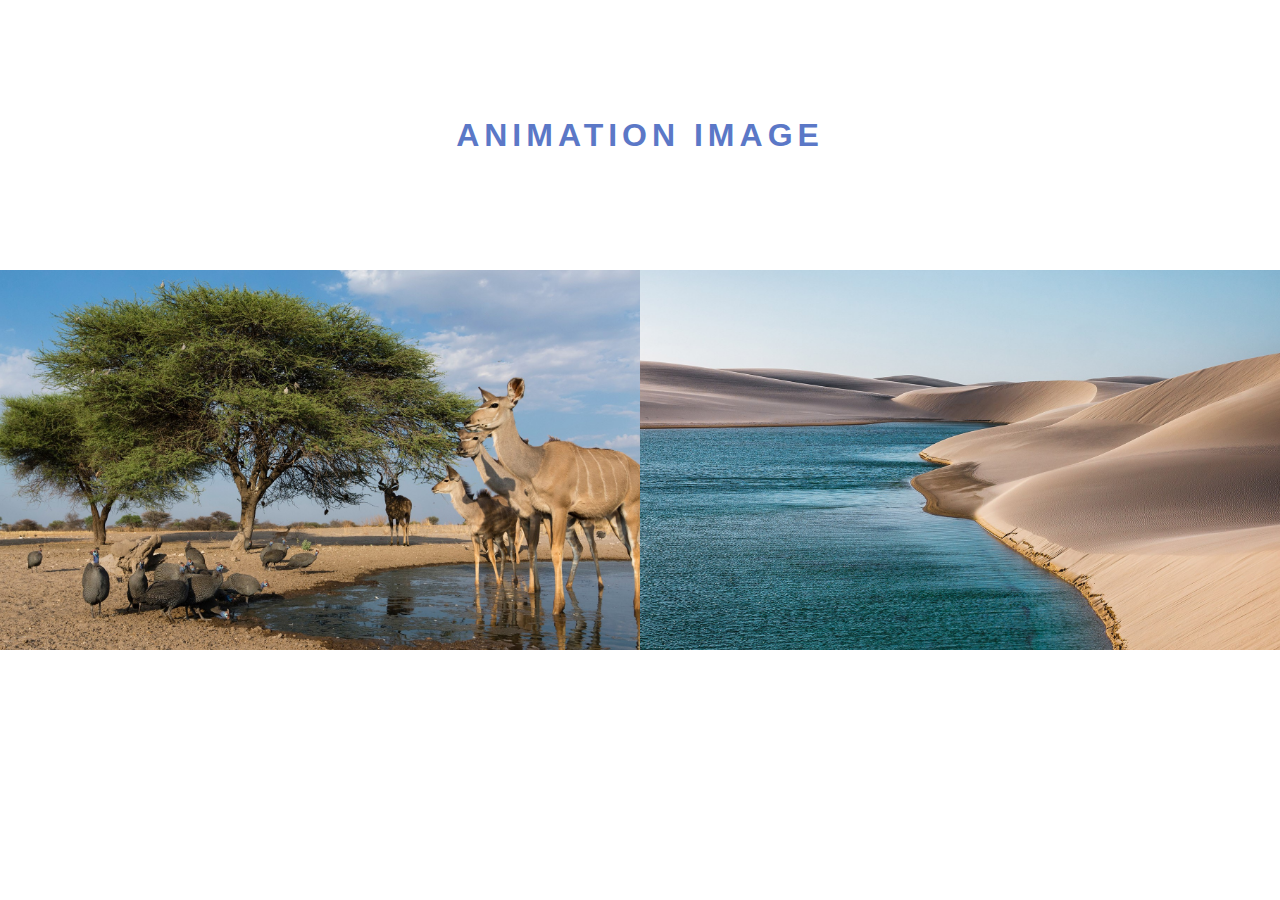
<file: demo-animation-image/index.html>
<!DOCTYPE html>
<html lang="en">
<head>
    <meta charset="UTF-8">
    <title>Animation Image</title>
    <link rel="stylesheet" href="./style.css">
</head>
<body>
<div class="title">
    <h3>animation image</h3>
</div>
<div class="images">
    <div class="img-container">
        <img src="./img/background1.jpg" alt="">
    </div>
    <div class="img-container">
        <img src="./img/background2.jpg" alt="">
    </div>
</div>
</body>
</html>
</file>
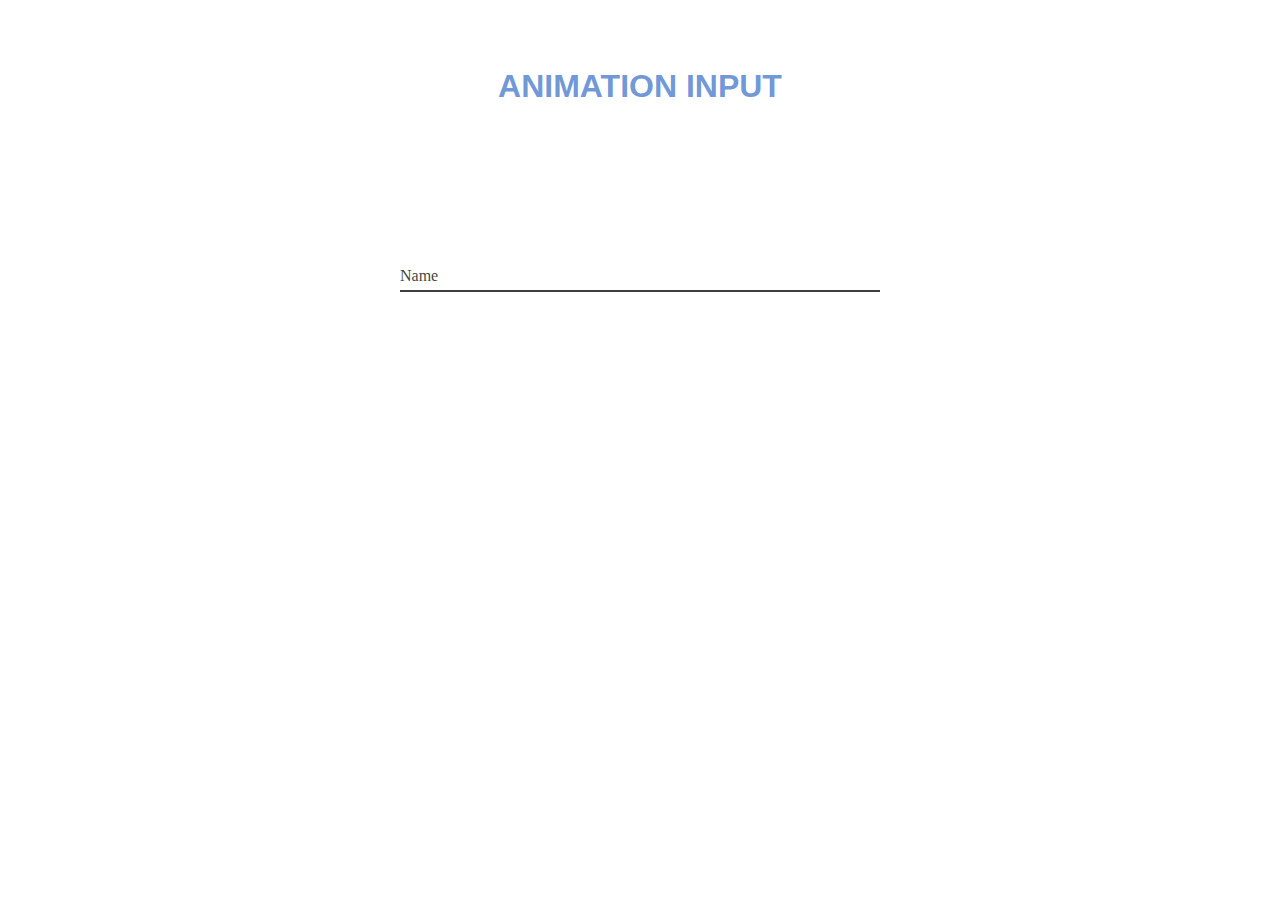
<file: demo-animation-input/index.html>
<!DOCTYPE html>
<html lang="en">
<head>
    <meta charset="UTF-8">
    <title>Animation Input</title>
    <link rel="stylesheet" href="style.css">
</head>
<body>
<div class="container">
    <div class="title">
        <h3>animation input</h3>
    </div>
    <form action="#">
        <div class="input-group">
            <input type="text" id="name" name="name" autocomplete="off" required>
            <label for="name">
                <span class="content-name">Name</span>
            </label>
        </div>
    </form>
</div>
</body>
</html>
</file>
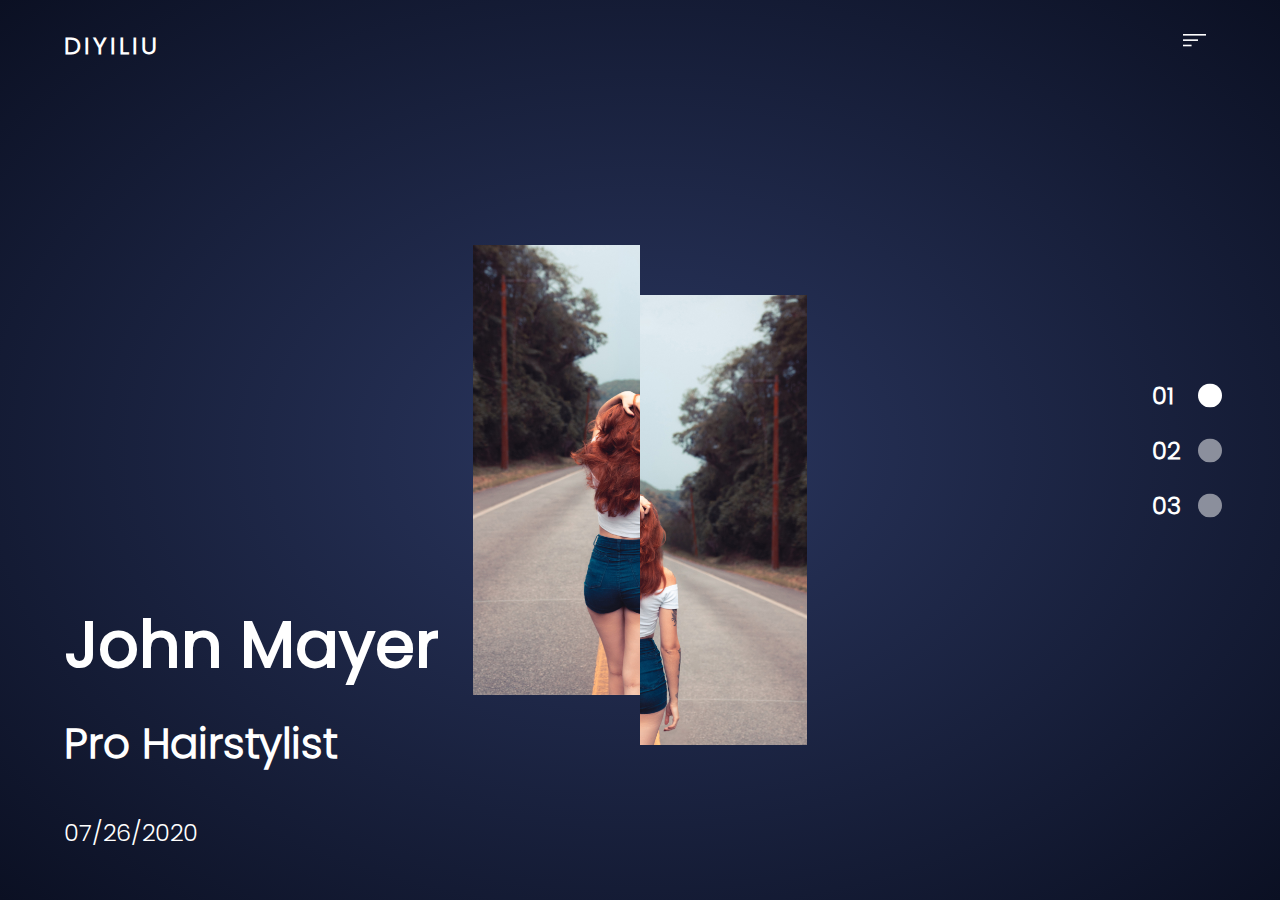
<file: demo-portfolio/index.html>
<!DOCTYPE html>
<html lang="en">
<head>
    <meta charset="UTF-8">
    <title>Portfolio</title>
    <link rel="stylesheet" href="style.css">
</head>
<body>
<div class="portfolio">
    <header>
        <nav class="navbar">
            <h3 class="logo">DIYILIU</h3>
            <svg class="hamburger"
                 width="43" height="23" viewBox="0 0 43 43" fill="none"
                 xmlns="http://www.w3.org/2000/svg">
                <line y1="1.5" x2="43" y2="1.5" stroke="white" stroke-width="3"/>
                <line y1="11.5" x2="28" y2="11.5" stroke="white" stroke-width="3"/>
                <line y1="21.5" x2="16" y2="21.5" stroke="white" stroke-width="3"/>
            </svg>
            <div class="nav-open">
                <div class="contact">
                    <h3>Contact</h3>
                    <p>diyiliu@outlook.com</p>
                </div>
                <div class="social">
                    <h3>Social</h3>
                    <div class="social-links">
                        <img src="./img/social-github.svg" alt="github">
                        <img src="./img/social-facebook.svg" alt="facebook">
                        <img src="./img/social-twitter.svg" alt="twitter">
                    </div>
                </div>
            </div>
        </nav>
        <main>
            <section class="page barber active">
                <div class="details">
                    <h1>John Mayer</h1>
                    <h3>Pro Hairstylist</h3>
                    <p>07/26/2020</p>
                </div>

                <div class="hero">
                    <a href="photo.html">
                        <img class="model-left" src="./img/hair-left.jpg" alt="model">
                        <img class="model-right" src="./img/hair-right.jpg" alt="model">
                    </a>
                </div>

            </section>
            <section class="page chef">
                <div class="details">
                    <h1>John Mayer</h1>
                    <h3>Pro Hairstylist</h3>
                    <p>07/26/2020</p>
                </div>
                <div class="hero">
                    <a href="photo.html">
                        <img class="model-left" src="./img/chef-left.jpg" alt="model">
                        <img class="model-right" src="./img/chef-right.jpg" alt="model">
                    </a>
                </div>
            </section>
            <section class="page model">
                <div class="details">
                    <h1>Elena Morel</h1>
                    <h3>Photographer</h3>
                    <p>07/26/2018</p>
                </div>

                <div class="hero">
                    <a href="photo.html">
                        <img class="model-left" src="./img/model-left.jpg" alt="model">
                        <img class="model-right" src="./img/model-right.jpg" alt="model">
                    </a>
                </div>
            </section>
            <div class="pages">
                <div class="page-1">
                    <h3>01</h3>
                    <svg
                            class="slide active"
                            width="12"
                            height="12"
                            viewBox="0 0 12 12"
                            fill="none"
                            xmlns="http://www.w3.org/2000/svg"
                    >
                        <circle cx="6" cy="6" r="6" fill="white"/>
                    </svg>
                </div>
                <div class="page-2">
                    <h3>02</h3>
                    <svg
                            class="slide"
                            width="12"
                            height="12"
                            viewBox="0 0 12 12"
                            fill="none"
                            xmlns="http://www.w3.org/2000/svg"
                    >
                        <circle cx="6" cy="6" r="6" fill="white"/>
                    </svg>
                </div>
                <div class="page-3">
                    <h3>03</h3>
                    <svg
                            class="slide"
                            width="12"
                            height="12"
                            viewBox="0 0 12 12"
                            fill="none"
                            xmlns="http://www.w3.org/2000/svg"
                    >
                        <circle cx="6" cy="6" r="6" fill="white"/>
                    </svg>
                </div>
            </div>
        </main>
    </header>
</div>
<script src="app.js"></script>
</body>
</html>
</file>
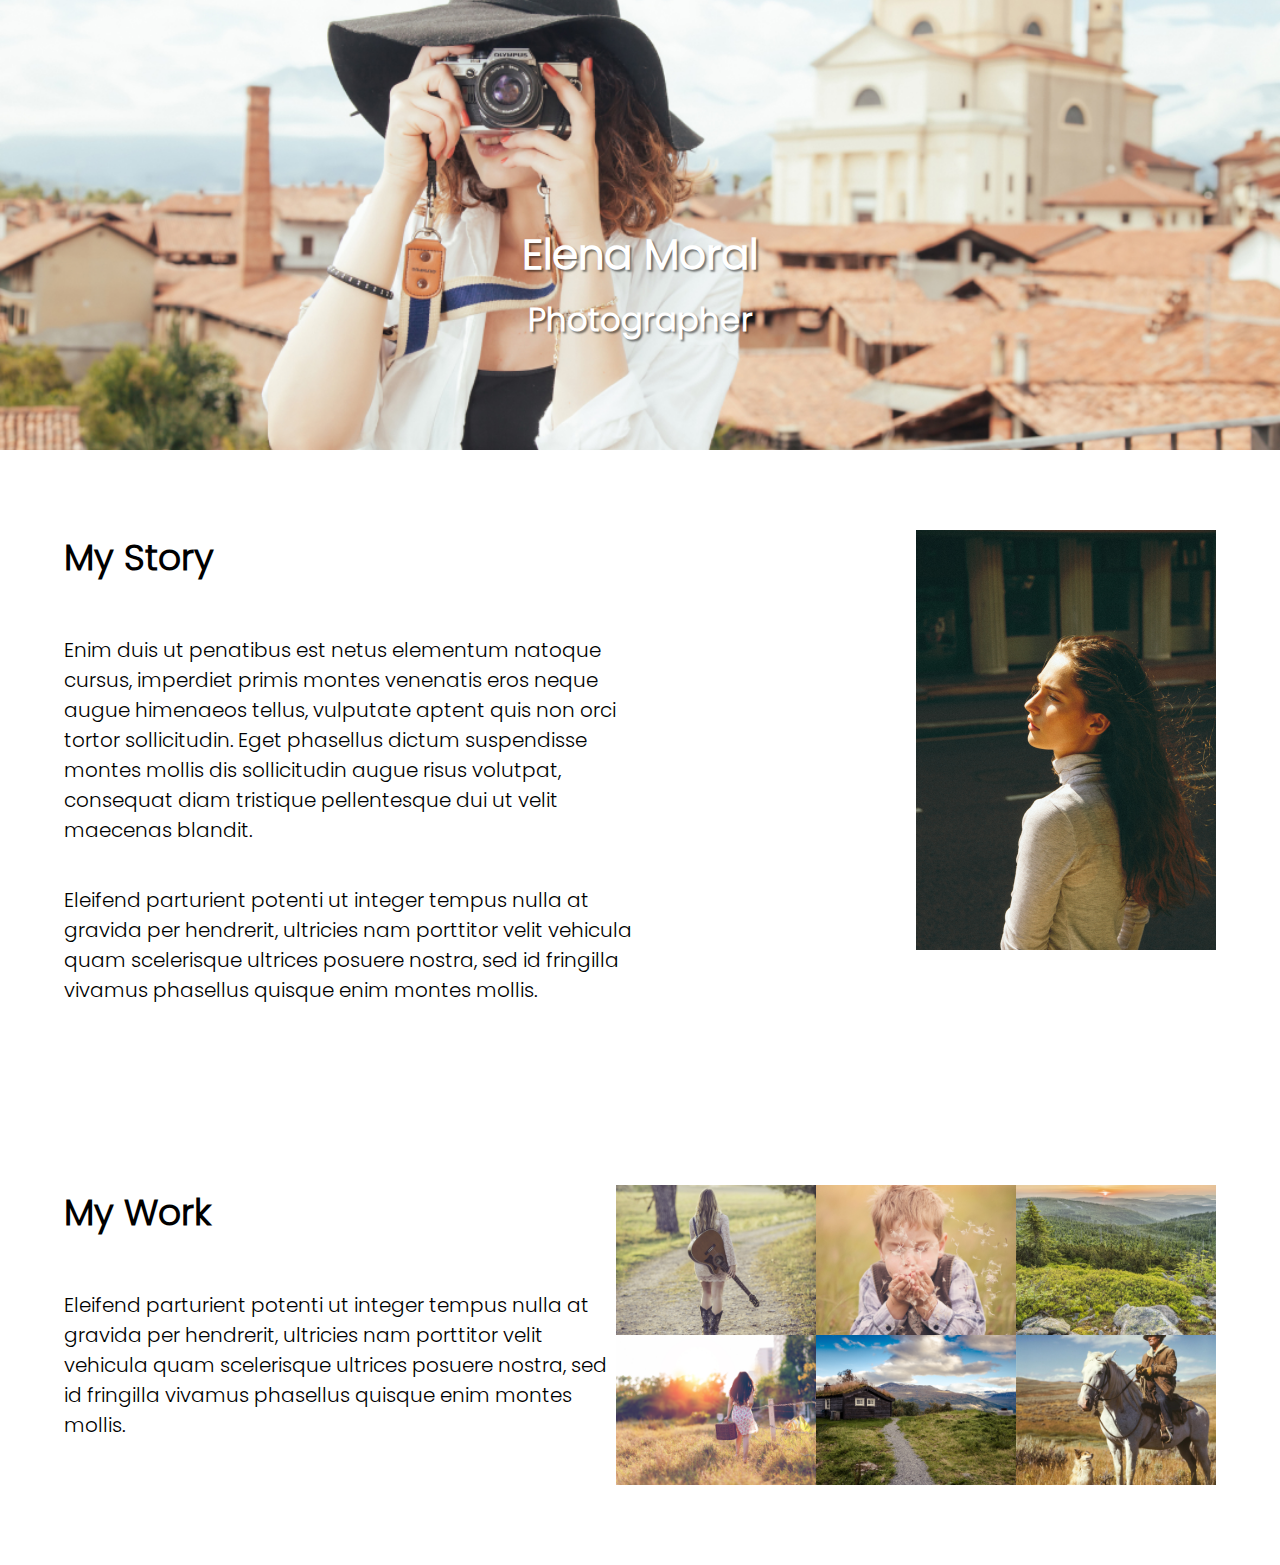
<file: demo-portfolio/photo.html>
<!DOCTYPE html>
<html lang="en">
<head>
    <meta charset="UTF-8">
    <title>Photo</title>
    <link rel="stylesheet" href="style.css">
</head>
<body>
<main>
    <div class="banner">
        <img src="./img/photographer.jpg" alt="">
        <div class="author">
            <h1>Elena Moral</h1>
            <h3>Photographer</h3>
        </div>
    </div>
    <div class="story">
        <div class="story-description">
            <h3>My Story</h3>
            <p>Enim duis ut penatibus est netus elementum natoque cursus, imperdiet primis montes venenatis eros neque
                augue himenaeos tellus, vulputate aptent quis non orci tortor sollicitudin. Eget phasellus dictum
                suspendisse montes mollis dis sollicitudin augue risus volutpat, consequat diam tristique pellentesque
                dui ut velit maecenas blandit.</p>
            <p>Eleifend parturient potenti ut integer tempus nulla at gravida per hendrerit, ultricies nam porttitor
                velit vehicula quam scelerisque ultrices posuere nostra, sed id fringilla vivamus phasellus quisque enim
                montes mollis.</p>
        </div>
        <div class="profile">
            <img src="./img/profile.jpg" alt="">
        </div>
    </div>
    <div class="work">
        <div class="work-description">
            <h3>My Work</h3>
            <p>Eleifend parturient potenti ut integer tempus nulla at gravida per hendrerit, ultricies nam porttitor
                velit vehicula quam scelerisque ultrices posuere nostra, sed id fringilla vivamus phasellus quisque enim
                montes mollis.</p>
        </div>
        <div class="work-gallery">
            <img src="./img/gallery-img1.png" alt="gallery">
            <img src="./img/gallery-img2.png" alt="gallery">
            <img src="./img/gallery-img3.png" alt="gallery">
            <img src="./img/gallery-img4.png" alt="gallery">
            <img src="./img/gallery-img5.png" alt="gallery">
            <img src="./img/gallery-img6.png" alt="gallery">
        </div>
    </div>
</main>
</body>
</html>
</file>
<file: demo-animation-image/style.css>
* {
    margin: 0;
    padding: 0;
    box-sizing: border-box;
}

.title {
    height: 30vh;
    display: flex;
    justify-content: center;
    align-items: center;
}

.title h3 {
    font-family: sans-serif;
    font-size: 32px;
    text-transform: uppercase;
    letter-spacing: 5px;
    color: #5b78c7;
}

.images {
    height: 70vh;
    overflow: hidden;
    display: flex;
    justify-content: space-around;
}

.img-container {
    width: 720px;
    height: 380px;
    position: relative;
    overflow: hidden;
}

.img-container img {
    width: 100%;
    height: 100%;
    object-fit: cover;
    transition: all 0.3s ease-in;
}


.img-container::after {
    content: "IMAGE";
    color: white;
    display: flex;
    justify-content: center;
    align-items: center;
    position: absolute;
    top: 0;
    left: 0;
    width: 100%;
    height: 100%;
    background: rgba(0,0,0,0.5);
    transition: opacity 0.5s ease;
    opacity: 0;
}

.img-container:hover::after {
    opacity: 1;
}


.img-container:hover img {
    transform: scale(1.5);
}
</file>
<file: demo-animation-input/style.css>
* {
    margin: 0;
    padding: 0;
    box-sizing: border-box;
}

.container {
    height: 40vh;
    display: flex;
    flex-direction: column;
    justify-content: space-around;
    align-items: center;
}

.title h3 {
    font-family: sans-serif;
    font-size: 32px;
    text-transform: uppercase;
    color: rgba(49, 106, 198, 0.7);
}

form {
    width: 50%;
    max-width: 480px;
    display: flex;
    justify-content: center;
}


.input-group {
    height: 50px;
    width: 100%;
    position: relative;
    overflow: hidden;
}

.input-group input {
    width: 100%;
    height: 100%;
    border: none;
    outline: none;
    padding-top: 20px;
}

.input-group label {
    width: 100%;
    height: 100%;
    position: absolute;
    left: 0;
    top: 0;
    pointer-events: none;
    border-bottom: 2px solid #3E3E3E;
}

.input-group label::after {
    content: "";
    position: absolute;
    top: 0;
    left: 0;
    width: 100%;
    height: 100%;
    border-bottom: 3px solid #5b78c7;
    transform: translateX(-100%);
    transition: transform 0.2s ease;
}


.input-group label .content-name {
    position: absolute;
    bottom: 5px;
    left: 0;
    transition: all 0.3s ease;
    opacity: 0.75;
}

.input-group input:hover + label .content-name,
.input-group input:valid + label .content-name {
    transform: translateY(-120%);
    color: #5b78c7;
    font-size: 14px;
    opacity: 1;
}

.input-group input:hover + label::after,
.input-group input:valid + label::after {
    transform: translateX(0);
}
</file>
<file: demo-portfolio/style.css>
*, *::before, *::after {
    margin: 0;
    padding: 0;
    box-sizing: border-box;
}

@font-face {
    font-family: PopLight;
    src: url("./fonts/Poppins-Light.ttf");
}


@font-face {
    font-family: PopRegular;
    src: url("./fonts/Poppins-Regular.ttf");
}

body {
    font-family: PopLight;
}

.portfolio {
    color: white;
    background: radial-gradient(rgba(43, 55, 96, 1), rgba(11, 16, 35, 1));
}

nav {
    min-height: 10vh;
    width: 90%;
    margin: 0 auto;
    display: flex;
    justify-content: space-between;
    align-items: center;
}

.nav-open {
    position: absolute;
    top: 0;
    left: 0;
    width: 100%;
    height: 50vh;
    background: white;
    display: grid;
    grid-template-columns: 5% 1fr 1fr 5%;
    justify-items: center;
    align-items: center;
    color: #3E3E3E;
    z-index: 1;
    transform: translateY(-100%);
    transition: all 0.5s ease-out;
}

.open .nav-open{
    transform: translateY(0);
}

.open .logo {
    color: #3E3E3E;
}

.contact {
    grid-column: 2/3;
}

.nav-open h3 {
    font-family: PopRegular;
    font-size: 28px;
    padding-bottom: 40px;
}

.nav-open p {
    font-size: 18px;
}

.contact, .social {
    width: 50%;
}

.social-links {
    opacity: 0.9;
    display: flex;
    justify-content: space-between;
}

.logo {
    font-size: 24px;
    letter-spacing: 3px;
}

.hamburger {
    cursor: pointer;
}

.logo, .hamburger {
    z-index: 2;
}

.page {
    position: absolute;
    top: 10%;
    left: 0;
    width: 100%;
    opacity: 0;
    transition: all 0.5s ease-in-out;
    pointer-events: none;

    min-height: 90vh;
    display: grid;
    grid-template-columns: 5% 1fr 1fr 1fr 5%;
}

.page.active {
    position: relative;
    opacity: 1;
    pointer-events: all;
}

.page .details {
    grid-column: 2/3;
    align-self: end;
}

.details h1 {
    font-size: 64px;
    font-family: PopRegular;
}

.details h3 {
    font-size: 42px;
    padding: 20px 0;
}

.details p {
    font-size: 24px;
    padding: 20px 0px 50px 0;
}

.page .hero {
    overflow: hidden;
    height: 500px;
    align-self: center;
    justify-self: center;
    display: flex;
    /*cursor: pointer;*/
}

.hero a {
    display: flex;
}

.hero img {
    height: 500px;
    transition: all 0.3s ease-out;
}

.hero .model-right {
    transform: translate(0, 10%);
}

.hero .model-left {
    transform: translate(0, -10%);
}

.hero:hover .model-right, .hero:hover .model-left {
    transform: translate(0, 0);
}

.pages {
    position: absolute;
    right: 5%;
    top: 50%;
    transform: translateY(-50%);
}

.pages > div {
    width: 64px;
    padding: 10px 0;
    display: flex;
    justify-content: space-between;
    align-items: center;
}

.pages h3 {
    font-size: 24px;
}

.pages svg {
    cursor: pointer;
    opacity: 0.5;
    transform: scale(2);
}

.pages svg.active {
    opacity: 1;
}

.pages svg:hover {
    animation: dot 0.5s ease-in-out infinite alternate;
}

@keyframes dot {
    0% {
        transform: scale(2);
    }
    100% {
        transform: scale(4);
    }
}

.banner {
    height: 50vh;
    position: relative;
}

.banner img {
    width: 100%;
    height: 100%;
    object-fit: cover;
    object-position: center;
}

.banner .author {
    position: absolute;
    top: 70%;
    left: 50%;
    transform: translate(-50%, -70%);
    color: white;
    text-shadow: 2px 2px 2px rgba(0, 0, 0, 0.5);
    text-align: center;
}

.author h1 {
    font-size: 42px;
}

.author h3 {
    font-size: 32px;
    padding: 10px 0;
}

.story, .work {
    width: 90%;
    margin: 0 auto;
    padding: 80px 0;
    display: flex;
    justify-content: space-between;
}

.story-description, .work-description {
    width: 50%;
}

.story-description h3, .work-description h3 {
    font-size: 36px;
    padding-bottom: 30px;
}

.story-description p, .work-description p {
    font-size: 20px;
    padding: 20px 0;
}


.story .profile {
    width: 300px;
}

.profile img {
    width: 100%;
}

.work-gallery {
    display: grid;
    grid-template-columns: repeat(3, 200px);
}

.work-gallery img {
    width: 100%;
}


@media (max-width: 1024px) {
    .page {
        grid-template-columns: 5% 1fr 5%;
        grid-auto-rows: 2fr 1fr;
        align-items: center;
    }

    .hero {
        grid-column: 2/3;
        height: auto;
    }

    .hero img {
        height: 500px;
    }

    .details {
        grid-column: 2/3;
        grid-row: 2/3;
        text-align: center;
    }

    .details h1 {
        font-size: 48px;
    }

    .details h3 {
        font-size: 38px;
    }

    .story, .work {
        flex-direction: column;
        align-items: center;
    }

    .story-description, .work-description {
        width: 100%;
    }

    .story .profile {
        margin-top: 20px;
        width: 200px;
    }

    .work-gallery {
        width: 100%;
        margin-top: 20px;
        grid-template-columns: repeat(auto-fit, minmax(250px, 1fr));
    }
}

@media (max-width: 768px) {
    .hero img {
        height: 400px;
    }

    .details h1 {
        font-size: 38px;
    }

    .details h3 {
        font-size: 28px;
    }
}
</file>
